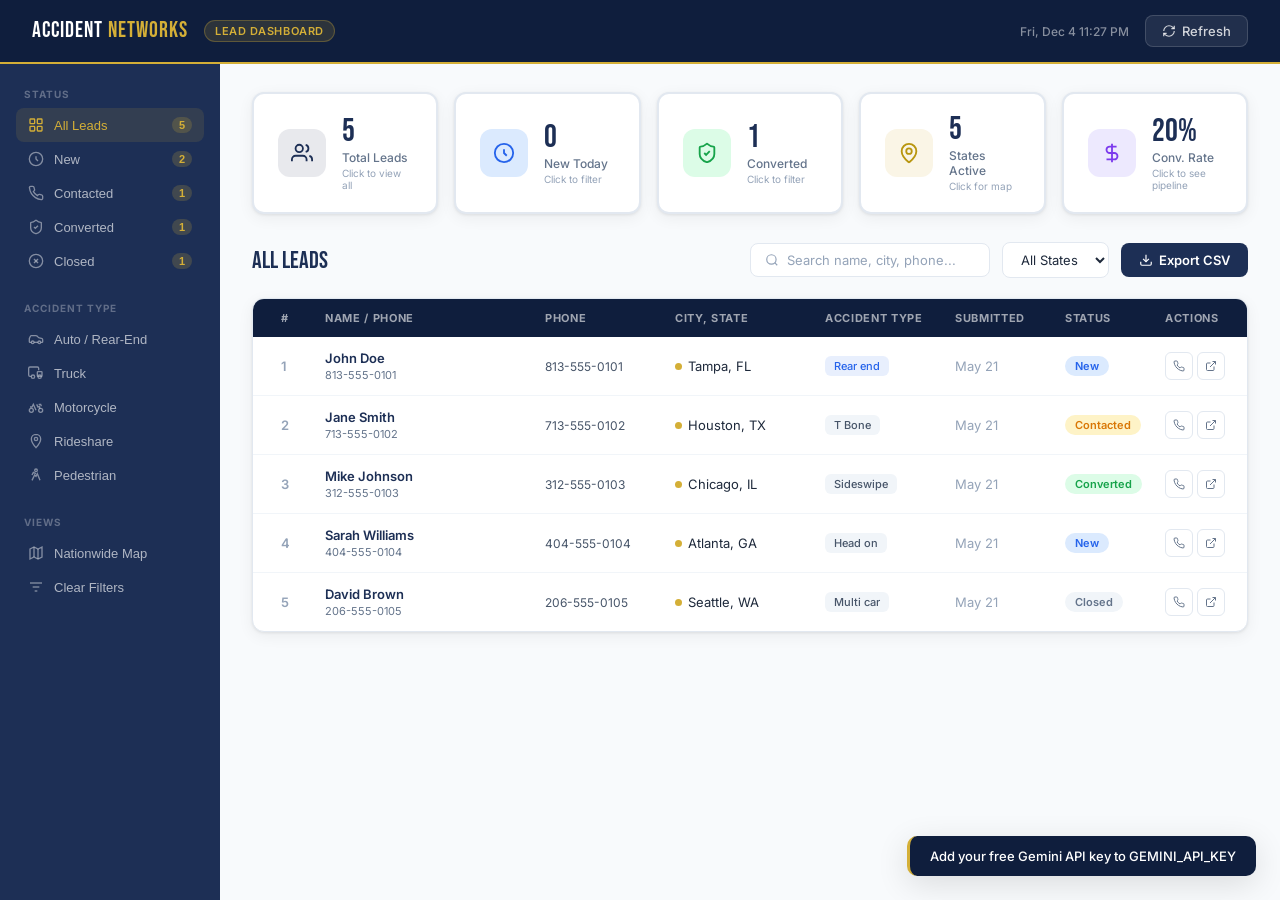
<file: admin.html>
<!DOCTYPE html>
<html lang="en">
<head>
<meta charset="UTF-8">
<meta name="viewport" content="width=device-width, initial-scale=1.0">
<title>Accident Networks — Lead Dashboard</title>
<link rel="preconnect" href="https://fonts.googleapis.com">
<link href="https://fonts.googleapis.com/css2?family=Bebas+Neue&family=Inter:wght@300;400;500;600;700&display=swap" rel="stylesheet">
<style>
:root {
  --navy: #1D2F55; --navy-dark: #0f1e3d; --navy-light: #2a4070;
  --gold: #D4AF37; --gold-light: #e8c84a; --gold-dark: #b8960f;
  --white: #ffffff; --gray-50: #f8fafc; --gray-100: #f1f5f9;
  --gray-200: #e2e8f0; --gray-400: #94a3b8; --gray-500: #64748b;
  --gray-600: #475569; --gray-700: #334155; --gray-800: #1e293b;
  --green: #16a34a; --green-light: #dcfce7;
  --red: #dc2626; --red-light: #fee2e2;
  --yellow: #d97706; --yellow-light: #fef3c7;
  --blue: #2563eb; --blue-light: #dbeafe;
  --purple: #7c3aed; --purple-light: #ede9fe;
  --font-display: 'Bebas Neue', sans-serif;
  --font-body: 'Inter', sans-serif;
  --radius: 12px; --radius-sm: 8px;
  --shadow: 0 1px 3px rgba(0,0,0,0.08), 0 4px 16px rgba(0,0,0,0.06);
  --shadow-lg: 0 8px 32px rgba(0,0,0,0.12);
}
*, *::before, *::after { box-sizing: border-box; margin: 0; padding: 0; }
html { overflow-x: hidden; }
body { font-family: var(--font-body); background: var(--gray-50); color: var(--gray-800); min-height: 100vh; display: flex; flex-direction: column; overflow-x: hidden; }

/* TOPBAR */
.topbar { background: var(--navy-dark); border-bottom: 2px solid var(--gold); padding: 0 32px; height: 64px; display: flex; align-items: center; justify-content: space-between; position: sticky; top: 0; z-index: 100; }
.topbar-brand { display: flex; align-items: center; gap: 16px; }
.topbar-logo { font-family: var(--font-display); font-size: 22px; color: var(--white); letter-spacing: 1px; line-height: 1; }
.topbar-logo span { color: var(--gold); }
.topbar-badge { background: rgba(212,175,55,0.15); border: 1px solid rgba(212,175,55,0.3); color: var(--gold); font-size: 11px; font-weight: 600; padding: 3px 10px; border-radius: 20px; letter-spacing: 0.05em; }
.topbar-right { display: flex; align-items: center; gap: 16px; }
.topbar-time { font-size: 12px; color: rgba(255,255,255,0.5); font-weight: 500; }
.btn-refresh { display: flex; align-items: center; gap: 6px; background: rgba(255,255,255,0.08); border: 1px solid rgba(255,255,255,0.15); color: rgba(255,255,255,0.8); font-family: var(--font-body); font-size: 13px; font-weight: 500; padding: 7px 16px; border-radius: 8px; cursor: pointer; transition: all 0.2s; }
.btn-refresh:hover { background: rgba(255,255,255,0.14); color: var(--white); }
.btn-refresh.spinning svg { animation: spin 1s linear infinite; }
@keyframes spin { to { transform: rotate(360deg); } }

/* LAYOUT */
.layout { display: flex; flex: 1; }
.sidebar { width: 220px; flex-shrink: 0; background: var(--navy); min-height: calc(100vh - 64px); padding: 24px 0; position: sticky; top: 64px; height: calc(100vh - 64px); overflow-y: auto; }
.sidebar-section { padding: 0 16px; margin-bottom: 24px; }
.sidebar-label { font-size: 10px; font-weight: 700; letter-spacing: 0.1em; color: rgba(255,255,255,0.3); text-transform: uppercase; padding: 0 8px; margin-bottom: 8px; }
.sidebar-link { display: flex; align-items: center; gap: 10px; padding: 9px 12px; border-radius: 8px; color: rgba(255,255,255,0.65); font-size: 13px; font-weight: 500; cursor: pointer; transition: all 0.15s; text-decoration: none; border: none; background: none; width: 100%; text-align: left; }
.sidebar-link:hover { background: rgba(255,255,255,0.08); color: var(--white); }
.sidebar-link.active { background: rgba(212,175,55,0.12); color: var(--gold); }
.sidebar-link svg { flex-shrink: 0; opacity: 0.7; }
.sidebar-link.active svg { opacity: 1; }
.sidebar-count { margin-left: auto; background: rgba(212,175,55,0.2); color: var(--gold); font-size: 11px; font-weight: 700; padding: 2px 7px; border-radius: 10px; min-width: 20px; text-align: center; }
.main { flex: 1; padding: 28px 32px; min-width: 0; overflow-x: hidden; max-width: 100%; }

/* STAT CARDS */
.stats-row { display: grid; grid-template-columns: repeat(5, 1fr); gap: 16px; margin-bottom: 28px; }
.stat-card { background: var(--white); border-radius: var(--radius); padding: 20px 24px; box-shadow: var(--shadow); border: 2px solid var(--gray-200); display: flex; align-items: center; gap: 16px; transition: all 0.2s; cursor: pointer; user-select: none; }
.stat-card:hover { box-shadow: var(--shadow-lg); transform: translateY(-2px); border-color: var(--gold); }
.stat-card.active-filter { border-color: var(--gold); background: rgba(212,175,55,0.05); box-shadow: 0 0 0 3px rgba(212,175,55,0.2), var(--shadow-lg); transform: translateY(-2px); }
.stat-icon { width: 48px; height: 48px; border-radius: 12px; display: flex; align-items: center; justify-content: center; flex-shrink: 0; }
.stat-icon.navy { background: rgba(29,47,85,0.1); color: var(--navy); }
.stat-icon.gold { background: rgba(212,175,55,0.12); color: var(--gold-dark); }
.stat-icon.green { background: var(--green-light); color: var(--green); }
.stat-icon.blue { background: var(--blue-light); color: var(--blue); }
.stat-icon.purple { background: var(--purple-light); color: var(--purple); }
.stat-num { font-family: var(--font-display); font-size: 32px; color: var(--navy); line-height: 1; }
.stat-label { font-size: 12px; color: var(--gray-500); font-weight: 500; margin-top: 2px; }
.stat-hint { font-size: 10px; color: var(--gray-400); margin-top: 2px; }

/* TOOLBAR */
.toolbar { display: flex; align-items: center; gap: 12px; margin-bottom: 20px; flex-wrap: wrap; }
.toolbar-title { font-family: var(--font-display); font-size: 24px; color: var(--navy); flex: 1; }
.search-box { display: flex; align-items: center; gap: 8px; background: var(--white); border: 1px solid var(--gray-200); border-radius: 8px; padding: 8px 14px; width: 240px; }
.search-box svg { color: var(--gray-400); flex-shrink: 0; }
.search-box input { border: none; outline: none; font-family: var(--font-body); font-size: 13px; color: var(--gray-800); width: 100%; background: transparent; }
.search-box input::placeholder { color: var(--gray-400); }
.filter-select { background: var(--white); border: 1px solid var(--gray-200); border-radius: 8px; padding: 8px 14px; font-family: var(--font-body); font-size: 13px; color: var(--gray-800); cursor: pointer; outline: none; }
.btn-export { display: flex; align-items: center; gap: 6px; background: var(--navy); color: var(--white); border: none; border-radius: 8px; padding: 9px 18px; font-family: var(--font-body); font-size: 13px; font-weight: 600; cursor: pointer; transition: all 0.2s; }
.btn-export:hover { background: var(--navy-light); }

/* TABLE */
.table-wrap { background: var(--white); border-radius: var(--radius); box-shadow: var(--shadow); border: 1px solid var(--gray-200); overflow: hidden; }
.table-header { display: grid; grid-template-columns: 44px 1fr 130px 150px 130px 110px 100px 70px; background: var(--navy-dark); padding: 12px 20px; font-size: 11px; font-weight: 700; letter-spacing: 0.06em; text-transform: uppercase; color: rgba(255,255,255,0.6); }
.table-header .th { padding: 0 8px; }
.table-body { max-height: calc(100vh - 340px); overflow-y: auto; }
.lead-row { display: grid; grid-template-columns: 44px 1fr 130px 150px 130px 110px 100px 70px; padding: 13px 20px; border-bottom: 1px solid var(--gray-100); align-items: center; transition: background 0.15s; cursor: pointer; }
.lead-row:hover { background: #f0f4ff; }
.lead-row:last-child { border-bottom: none; }
.lead-row .td { padding: 0 8px; font-size: 13px; }
.lead-num { font-size: 12px; color: var(--gray-400); font-weight: 600; }
.lead-name-main { font-weight: 600; color: var(--navy); font-size: 13px; }
.lead-phone-sub { color: var(--gray-500); font-size: 11px; margin-top: 2px; }
.lead-city-wrap { display: flex; align-items: center; gap: 6px; }
.city-dot { width: 7px; height: 7px; border-radius: 50%; background: var(--gold); flex-shrink: 0; }
.lead-time { font-size: 12px; color: var(--gray-400); }

/* BADGES & CHIPS */
.badge { display: inline-flex; align-items: center; padding: 3px 10px; border-radius: 20px; font-size: 11px; font-weight: 600; white-space: nowrap; }
.badge-new { background: var(--blue-light); color: var(--blue); }
.badge-contacted { background: var(--yellow-light); color: var(--yellow); }
.badge-converted { background: var(--green-light); color: var(--green); }
.badge-closed { background: var(--gray-100); color: var(--gray-500); }
.chip { display: inline-flex; align-items: center; padding: 3px 9px; border-radius: 6px; font-size: 11px; font-weight: 500; white-space: nowrap; }
.chip-auto { background: rgba(37,99,235,0.1); color: var(--blue); }
.chip-truck { background: rgba(220,38,38,0.1); color: var(--red); }
.chip-motorcycle { background: rgba(124,58,237,0.1); color: var(--purple); }
.chip-pedestrian { background: rgba(22,163,74,0.1); color: var(--green); }
.chip-rideshare { background: rgba(212,175,55,0.15); color: var(--gold-dark); }
.chip-other { background: var(--gray-100); color: var(--gray-600); }

/* ACTION BTNS */
.action-btns { display: flex; gap: 4px; }
.action-btn { width: 28px; height: 28px; border-radius: 6px; border: 1px solid var(--gray-200); background: var(--white); display: flex; align-items: center; justify-content: center; cursor: pointer; color: var(--gray-500); transition: all 0.15s; flex-shrink: 0; }
.action-btn:hover { background: var(--navy); color: var(--white); border-color: var(--navy); }
.action-btn.call:hover { background: var(--green); border-color: var(--green); }
.action-btn.web:hover { background: var(--blue); border-color: var(--blue); }

/* EMPTY STATE */
.empty-state { text-align: center; padding: 80px 40px; }
.empty-icon { width: 72px; height: 72px; background: rgba(29,47,85,0.07); border-radius: 20px; display: flex; align-items: center; justify-content: center; margin: 0 auto 20px; color: var(--navy); }
.empty-state h3 { font-family: var(--font-display); font-size: 24px; color: var(--navy); margin-bottom: 8px; }
.empty-state p { font-size: 14px; color: var(--gray-500); line-height: 1.6; }

/* DETAIL PANEL */
.detail-overlay { display: none; position: fixed; inset: 0; background: rgba(10,20,40,0.55); backdrop-filter: blur(4px); z-index: 200; }
.detail-overlay.open { display: block; }
.detail-panel { position: fixed; right: 0; top: 0; width: 440px; height: 100vh; background: var(--white); box-shadow: -8px 0 40px rgba(0,0,0,0.2); overflow-y: auto; animation: slideIn 0.25s ease; display: flex; flex-direction: column; }
@keyframes slideIn { from { transform: translateX(100%); } to { transform: translateX(0); } }
.detail-header { background: var(--navy-dark); padding: 24px; display: flex; justify-content: space-between; align-items: flex-start; flex-shrink: 0; }
.detail-name { font-family: var(--font-display); font-size: 28px; color: var(--white); margin-bottom: 6px; line-height: 1; }
.detail-close { background: rgba(255,255,255,0.1); border: none; width: 34px; height: 34px; border-radius: 8px; display: flex; align-items: center; justify-content: center; cursor: pointer; color: rgba(255,255,255,0.7); transition: all 0.15s; flex-shrink: 0; }
.detail-close:hover { background: rgba(255,255,255,0.2); color: var(--white); }
.detail-body { padding: 24px; flex: 1; overflow-y: auto; }
.detail-actions { display: grid; grid-template-columns: 1fr 1fr; gap: 10px; margin-bottom: 24px; }
.detail-action-btn { display: flex; align-items: center; justify-content: center; gap: 8px; padding: 12px; border-radius: 10px; border: none; font-family: var(--font-body); font-size: 13px; font-weight: 600; cursor: pointer; transition: all 0.2s; text-decoration: none; }
.detail-action-btn.call { background: var(--green-light); color: var(--green); }
.detail-action-btn.call:hover { background: var(--green); color: var(--white); }
.detail-action-btn.web { background: var(--blue-light); color: var(--blue); }
.detail-action-btn.web:hover { background: var(--blue); color: var(--white); }
.detail-action-btn.email { background: var(--purple-light); color: var(--purple); }
.detail-action-btn.email:hover { background: var(--purple); color: var(--white); }
.detail-action-btn.maps { background: rgba(212,175,55,0.15); color: var(--gold-dark); }
.detail-action-btn.maps:hover { background: var(--gold); color: var(--navy); }
.detail-section { margin-bottom: 22px; }
.detail-section-title { font-size: 10px; font-weight: 700; letter-spacing: 0.1em; text-transform: uppercase; color: var(--gray-400); margin-bottom: 10px; padding-bottom: 8px; border-bottom: 1px solid var(--gray-100); }
.detail-field { display: flex; justify-content: space-between; align-items: flex-start; padding: 7px 0; font-size: 13px; gap: 16px; }
.detail-field .key { color: var(--gray-500); font-weight: 500; flex-shrink: 0; }
.detail-field .val { color: var(--navy); font-weight: 600; text-align: right; word-break: break-word; }
.detail-field .val a { color: var(--blue); text-decoration: none; }
.detail-field .val a:hover { text-decoration: underline; }
.status-selector { display: grid; grid-template-columns: 1fr 1fr; gap: 8px; margin-top: 10px; }
.status-btn { padding: 10px; border-radius: 8px; border: 2px solid var(--gray-200); background: var(--white); font-family: var(--font-body); font-size: 12px; font-weight: 600; cursor: pointer; transition: all 0.15s; text-align: center; }
.status-btn:hover { border-color: var(--navy); }
.status-btn.sel-new { border-color: var(--blue); background: var(--blue-light); color: var(--blue); }
.status-btn.sel-contacted { border-color: var(--yellow); background: var(--yellow-light); color: var(--yellow); }
.status-btn.sel-converted { border-color: var(--green); background: var(--green-light); color: var(--green); }
.status-btn.sel-closed { border-color: var(--gray-400); background: var(--gray-100); color: var(--gray-500); }
.detail-notes textarea { width: 100%; border: 1px solid var(--gray-200); border-radius: 8px; padding: 12px; font-family: var(--font-body); font-size: 13px; color: var(--gray-800); resize: vertical; min-height: 90px; outline: none; transition: border-color 0.15s; }
.detail-notes textarea:focus { border-color: var(--navy); }
.btn-save { width: 100%; background: var(--gold); color: var(--navy); border: none; border-radius: 8px; padding: 12px; font-family: var(--font-body); font-size: 14px; font-weight: 700; cursor: pointer; transition: all 0.2s; margin-top: 8px; }
.btn-save:hover { background: var(--gold-light); }

/* MAP */
.state-map { background: var(--white); border-radius: var(--radius); box-shadow: var(--shadow); border: 1px solid var(--gray-200); padding: 24px; margin-bottom: 24px; }
.state-map-title { font-family: var(--font-display); font-size: 20px; color: var(--navy); margin-bottom: 16px; }
.state-map-header { display: flex; align-items: center; justify-content: space-between; margin-bottom: 16px; flex-wrap: wrap; gap: 8px; }
.map-legend { display: flex; align-items: center; gap: 14px; }
.legend-item { display: flex; align-items: center; gap: 5px; font-size: 11px; color: var(--gray-500); font-weight: 500; }
.legend-dot { width: 10px; height: 10px; border-radius: 2px; }
.legend-dot.zero { background: var(--gray-200); }
.legend-dot.low { background: rgba(212,175,55,0.35); }
.legend-dot.mid { background: rgba(212,175,55,0.65); }
.legend-dot.high { background: var(--gold); }
#us-map-wrap { width: 100%; overflow: hidden; border-radius: 8px; }
.state-path { stroke: var(--white); stroke-width: 1.5; cursor: pointer; transition: opacity 0.15s; }
.state-path:hover { opacity: 0.8; stroke-width: 2.5; stroke: var(--navy); }
.state-path.zero { fill: var(--gray-200); }
.state-path.low { fill: rgba(212,175,55,0.35); }
.state-path.mid { fill: rgba(212,175,55,0.65); }
.state-path.high { fill: var(--gold); }
.state-label { font-family: var(--font-body); font-size: 7px; font-weight: 700; fill: var(--gray-600); pointer-events: none; text-anchor: middle; dominant-baseline: middle; }
.state-label.has-leads { fill: var(--navy); }

/* LOADING / TOAST */
.loading-overlay { position: fixed; inset: 0; background: rgba(15,30,61,0.85); display: flex; flex-direction: column; align-items: center; justify-content: center; z-index: 999; gap: 16px; }
.loading-overlay.hidden { display: none; }
.spinner { width: 48px; height: 48px; border: 3px solid rgba(212,175,55,0.2); border-top-color: var(--gold); border-radius: 50%; animation: spin 0.8s linear infinite; }
.loading-text { color: rgba(255,255,255,0.7); font-size: 14px; font-weight: 500; }
.toast { position: fixed; bottom: 24px; right: 24px; background: var(--navy-dark); color: var(--white); padding: 12px 20px; border-radius: 10px; font-size: 13px; font-weight: 500; border-left: 3px solid var(--gold); box-shadow: var(--shadow-lg); opacity: 0; transform: translateY(8px); transition: all 0.3s; z-index: 999; pointer-events: none; }
.toast.show { opacity: 1; transform: translateY(0); }

@media (max-width: 1200px) {
  .stats-row { grid-template-columns: repeat(3, 1fr); }
  /* state grid removed */
}

/* ── MOBILE ────────────────────────────────────────── */
@media (max-width: 768px) {

  /* Topbar */
  .topbar { padding: 0 16px; height: 56px; }
  .topbar-badge { display: none; }
  .topbar-logo { font-size: 18px; }
  .topbar-time { display: none; }
  .btn-refresh span { display: none; }
  .btn-refresh { padding: 7px 10px; }

  /* Layout — stack, add bottom nav padding */
  .layout { flex-direction: column; }
  .sidebar { display: none; }
  .main { padding: 14px 14px 90px; }

  /* Stat cards — 2-column grid, compact row inside each card */
  .stats-row {
    grid-template-columns: 1fr 1fr;
    gap: 8px;
    margin-bottom: 14px;
    width: 100%;
  }
  .stat-card {
    padding: 12px 10px;
    flex-direction: row;
    align-items: center;
    gap: 10px;
    border-radius: 12px;
    min-width: 0;
    overflow: hidden;
  }
  .stat-icon { width: 34px; height: 34px; border-radius: 8px; flex-shrink: 0; }
  .stat-icon svg { width: 15px; height: 15px; }
  .stat-num { font-size: 20px; }
  .stat-label { font-size: 10px; line-height: 1.3; }
  .stat-hint { display: none; }

  /* Toolbar */
  .toolbar { gap: 8px; margin-bottom: 12px; }
  .toolbar-title { font-size: 20px; width: 100%; }
  .search-box { width: 100%; order: 3; }
  .filter-select { flex: 1; order: 4; font-size: 12px; padding: 8px 10px; }
  .btn-export { order: 5; font-size: 12px; padding: 8px 12px; }

  /* Table → Card list */
  .table-wrap { border-radius: 14px; box-shadow: var(--shadow); }
  .table-header { display: none; }
  .table-body { max-height: none; overflow-y: visible; }

  .lead-row {
    display: flex;
    flex-direction: column;
    gap: 0;
    padding: 14px 16px;
    border-bottom: 1px solid var(--gray-100);
    cursor: pointer;
    position: relative;
  }
  .lead-row:active { background: var(--gray-50); }

  /* Hide columns we don't need in card view */
  .lead-row .td { padding: 0; display: none; }

  /* Always show: name, city, type, status, actions */
  .lead-row .td:nth-child(1) { display: block; } /* num */
  .lead-row .td:nth-child(2) { display: block; } /* name */
  .lead-row .td:nth-child(4) { display: block; } /* city */
  .lead-row .td:nth-child(5) { display: block; } /* type */
  .lead-row .td:nth-child(7) { display: block; } /* status */
  .lead-row .td:nth-child(8) { display: block; } /* actions */

  /* Card layout inside the row */
  .lead-row .td:nth-child(1) {
    position: absolute;
    top: 16px; right: 16px;
    font-size: 11px; color: var(--gray-400);
  }
  .lead-row .td:nth-child(2) { margin-bottom: 6px; }
  .lead-row .td:nth-child(4) { margin-bottom: 6px; font-size: 12px; color: var(--gray-600); }
  .lead-row .td:nth-child(5) { margin-bottom: 8px; }
  .lead-row .td:nth-child(7) { margin-bottom: 10px; }
  .lead-row .td:nth-child(8) { }

  .lead-name-main { font-size: 15px; }
  .lead-phone-sub { font-size: 12px; color: var(--gray-500); margin-top: 1px; }
  .lead-city-wrap { font-size: 12px; }
  .city-dot { width: 6px; height: 6px; }

  /* Action buttons larger for touch */
  .action-btn { width: 36px; height: 36px; border-radius: 8px; }
  .action-btn svg { width: 15px; height: 15px; }

  /* Detail panel — full screen on mobile */
  .detail-panel {
    width: 100%;
    height: 100vh;
    border-radius: 0;
  }

  /* State map */
  .state-map { padding: 16px; }
  .state-map-header { flex-direction: column; align-items: flex-start; }

  /* Bottom nav bar */
  .mobile-nav {
    display: flex;
    position: fixed;
    bottom: 0; left: 0; right: 0;
    background: var(--navy-dark);
    border-top: 2px solid var(--gold);
    z-index: 90;
    height: 60px;
  }
  .mobile-nav-btn {
    flex: 1;
    display: flex;
    flex-direction: column;
    align-items: center;
    justify-content: center;
    gap: 3px;
    background: none;
    border: none;
    color: rgba(255,255,255,0.5);
    font-family: var(--font-body);
    font-size: 10px;
    font-weight: 600;
    cursor: pointer;
    transition: all 0.15s;
    padding: 0;
  }
  .mobile-nav-btn svg { width: 20px; height: 20px; }
  .mobile-nav-btn.active { color: var(--gold); }
  .mobile-nav-btn .mob-badge {
    position: absolute;
    top: 6px;
    background: var(--gold);
    color: var(--navy);
    font-size: 9px;
    font-weight: 700;
    padding: 1px 5px;
    border-radius: 8px;
    margin-left: 14px;
  }

  /* Toast above bottom nav */
  .toast { bottom: 72px; right: 12px; left: 12px; }
}

/* Desktop — hide mobile nav */
@media (min-width: 769px) {
  .mobile-nav { display: none; }
}
</style>
</head>
<body>

<div class="loading-overlay hidden" id="loading"><div class="spinner"></div><div class="loading-text">Loading leads...</div></div>
<div class="toast" id="toast"></div>

<!-- TOPBAR -->
<div class="topbar">
  <div class="topbar-brand">
    <div class="topbar-logo">ACCIDENT <span>NETWORKS</span></div>
    <div class="topbar-badge">LEAD DASHBOARD</div>
  </div>
  <div class="topbar-right">
    <div class="topbar-time" id="clock"></div>
    <button class="btn-refresh" id="refresh-btn" onclick="loadLeads()">
      <svg width="14" height="14" viewBox="0 0 24 24" fill="none" stroke="currentColor" stroke-width="2"><path d="M3 12a9 9 0 0 1 9-9 9.75 9.75 0 0 1 6.74 2.74L21 8"/><path d="M21 3v5h-5"/><path d="M21 12a9 9 0 0 1-9 9 9.75 9.75 0 0 1-6.74-2.74L3 16"/><path d="M8 16H3v5"/></svg>
      Refresh
    </button>
  </div>
</div>

<div class="layout">

<!-- SIDEBAR -->
<div class="sidebar">
  <div class="sidebar-section">
    <div class="sidebar-label">Status</div>
    <button class="sidebar-link active" id="sb-all" onclick="sidebarFilter('all', this)">
      <svg width="16" height="16" viewBox="0 0 24 24" fill="none" stroke="currentColor" stroke-width="2"><rect width="7" height="7" x="3" y="3" rx="1"/><rect width="7" height="7" x="14" y="3" rx="1"/><rect width="7" height="7" x="14" y="14" rx="1"/><rect width="7" height="7" x="3" y="14" rx="1"/></svg>
      All Leads <span class="sidebar-count" id="count-all">0</span>
    </button>
    <button class="sidebar-link" id="sb-new" onclick="sidebarFilter('new', this)">
      <svg width="16" height="16" viewBox="0 0 24 24" fill="none" stroke="currentColor" stroke-width="2"><circle cx="12" cy="12" r="10"/><path d="M12 8v4l3 3"/></svg>
      New <span class="sidebar-count" id="count-new">0</span>
    </button>
    <button class="sidebar-link" id="sb-contacted" onclick="sidebarFilter('contacted', this)">
      <svg width="16" height="16" viewBox="0 0 24 24" fill="none" stroke="currentColor" stroke-width="2"><path d="M22 16.92v3a2 2 0 0 1-2.18 2 19.79 19.79 0 0 1-8.63-3.07 19.5 19.5 0 0 1-6-6 19.79 19.79 0 0 1-3.07-8.67A2 2 0 0 1 4.11 2h3a2 2 0 0 1 2 1.72 12.84 12.84 0 0 0 .7 2.81 2 2 0 0 1-.45 2.11L8.09 9.91a16 16 0 0 0 6 6l1.27-1.27a2 2 0 0 1 2.11-.45 12.84 12.84 0 0 0 2.81.7A2 2 0 0 1 22 16.92z"/></svg>
      Contacted <span class="sidebar-count" id="count-contacted">0</span>
    </button>
    <button class="sidebar-link" id="sb-converted" onclick="sidebarFilter('converted', this)">
      <svg width="16" height="16" viewBox="0 0 24 24" fill="none" stroke="currentColor" stroke-width="2"><path d="M20 13c0 5-3.5 7.5-7.66 8.95a1 1 0 0 1-.67-.01C7.5 20.5 4 18 4 13V6a1 1 0 0 1 1-1c2 0 4.5-1.2 6.24-2.72a1.17 1.17 0 0 1 1.52 0C14.51 3.81 17 5 19 5a1 1 0 0 1 1 1z"/><path d="m9 12 2 2 4-4"/></svg>
      Converted <span class="sidebar-count" id="count-converted">0</span>
    </button>
    <button class="sidebar-link" id="sb-closed" onclick="sidebarFilter('closed', this)">
      <svg width="16" height="16" viewBox="0 0 24 24" fill="none" stroke="currentColor" stroke-width="2"><circle cx="12" cy="12" r="10"/><line x1="15" y1="9" x2="9" y2="15"/><line x1="9" y1="9" x2="15" y2="15"/></svg>
      Closed <span class="sidebar-count" id="count-closed">0</span>
    </button>
  </div>
  <div class="sidebar-section">
    <div class="sidebar-label">Accident Type</div>
    <button class="sidebar-link" onclick="typeFilter('rear-end')">
      <svg width="16" height="16" viewBox="0 0 24 24" fill="none" stroke="currentColor" stroke-width="2"><path d="M19 17h2c.6 0 1-.4 1-1v-3c0-.9-.7-1.7-1.5-1.9C18.7 10.6 16 10 16 10s-1.3-1.4-2.2-2.3c-.5-.4-1.1-.7-1.8-.7H5c-.6 0-1.1.4-1.4.9l-1.4 2.9A3.7 3.7 0 0 0 2 12v4c0 .6.4 1 1 1h2"/><circle cx="7" cy="17" r="2"/><path d="M9 17h6"/><circle cx="17" cy="17" r="2"/></svg>
      Auto / Rear-End
    </button>
    <button class="sidebar-link" onclick="typeFilter('truck')">
      <svg width="16" height="16" viewBox="0 0 24 24" fill="none" stroke="currentColor" stroke-width="2"><path d="M5 17H3a2 2 0 0 1-2-2V5a2 2 0 0 1 2-2h11a2 2 0 0 1 2 2v3"/><rect width="7" height="7" x="14" y="10" rx="1"/><circle cx="7.5" cy="17.5" r="2.5"/><circle cx="17.5" cy="17.5" r="2.5"/></svg>
      Truck
    </button>
    <button class="sidebar-link" onclick="typeFilter('motorcycle')">
      <svg width="16" height="16" viewBox="0 0 24 24" fill="none" stroke="currentColor" stroke-width="2"><circle cx="5" cy="17" r="3"/><circle cx="19" cy="17" r="3"/><path d="M12 17 8 8l-2 4H3"/><path d="m13 8 2 4 2-1 1 4"/><path d="M16 8h3l1 3"/></svg>
      Motorcycle
    </button>
    <button class="sidebar-link" onclick="typeFilter('rideshare')">
      <svg width="16" height="16" viewBox="0 0 24 24" fill="none" stroke="currentColor" stroke-width="2"><path d="M12 2C8.13 2 5 5.13 5 9c0 5.25 7 13 7 13s7-7.75 7-13c0-3.87-3.13-7-7-7z"/><circle cx="12" cy="9" r="2.5"/></svg>
      Rideshare
    </button>
    <button class="sidebar-link" onclick="typeFilter('pedestrian')">
      <svg width="16" height="16" viewBox="0 0 24 24" fill="none" stroke="currentColor" stroke-width="2"><circle cx="12" cy="5" r="2"/><path d="m6 20 4-8 2 2 2-4 4 10"/><path d="m6 12 2-4 4 2"/></svg>
      Pedestrian
    </button>
  </div>
  <div class="sidebar-section">
    <div class="sidebar-label">Views</div>
    <button class="sidebar-link" onclick="toggleMapView(this)">
      <svg width="16" height="16" viewBox="0 0 24 24" fill="none" stroke="currentColor" stroke-width="2"><polygon points="3 6 9 3 15 6 21 3 21 18 15 21 9 18 3 21"/><line x1="9" x2="9" y1="3" y2="18"/><line x1="15" x2="15" y1="6" y2="21"/></svg>
      Nationwide Map
    </button>
    <button class="sidebar-link" onclick="clearFilters()">
      <svg width="16" height="16" viewBox="0 0 24 24" fill="none" stroke="currentColor" stroke-width="2"><path d="M3 6h18"/><path d="M7 12h10"/><path d="M10 18h4"/></svg>
      Clear Filters
    </button>
  </div>
</div>

<!-- MAIN -->
<div class="main">

  <!-- STAT CARDS -->
  <div class="stats-row">
    <div class="stat-card" id="card-total" onclick="statCardClick('all', this)" title="Show all leads">
      <div class="stat-icon navy"><svg width="22" height="22" viewBox="0 0 24 24" fill="none" stroke="currentColor" stroke-width="2"><path d="M17 21v-2a4 4 0 0 0-4-4H5a4 4 0 0 0-4 4v2"/><circle cx="9" cy="7" r="4"/><path d="M23 21v-2a4 4 0 0 0-3-3.87"/><path d="M16 3.13a4 4 0 0 1 0 7.75"/></svg></div>
      <div><div class="stat-num" id="stat-total">0</div><div class="stat-label">Total Leads</div><div class="stat-hint">Click to view all</div></div>
    </div>
    <div class="stat-card" id="card-new" onclick="statCardClick('new', this)" title="Show new leads">
      <div class="stat-icon blue"><svg width="22" height="22" viewBox="0 0 24 24" fill="none" stroke="currentColor" stroke-width="2"><circle cx="12" cy="12" r="10"/><path d="M12 8v4l3 3"/></svg></div>
      <div><div class="stat-num" id="stat-new">0</div><div class="stat-label">New Today</div><div class="stat-hint">Click to filter</div></div>
    </div>
    <div class="stat-card" id="card-converted" onclick="statCardClick('converted', this)" title="Show converted leads">
      <div class="stat-icon green"><svg width="22" height="22" viewBox="0 0 24 24" fill="none" stroke="currentColor" stroke-width="2"><path d="M20 13c0 5-3.5 7.5-7.66 8.95a1 1 0 0 1-.67-.01C7.5 20.5 4 18 4 13V6a1 1 0 0 1 1-1c2 0 4.5-1.2 6.24-2.72a1.17 1.17 0 0 1 1.52 0C14.51 3.81 17 5 19 5a1 1 0 0 1 1 1z"/><path d="m9 12 2 2 4-4"/></svg></div>
      <div><div class="stat-num" id="stat-converted">0</div><div class="stat-label">Converted</div><div class="stat-hint">Click to filter</div></div>
    </div>
    <div class="stat-card" id="card-states" onclick="statCardClick('map', this)" title="View nationwide map">
      <div class="stat-icon gold"><svg width="22" height="22" viewBox="0 0 24 24" fill="none" stroke="currentColor" stroke-width="2"><path d="M20 10c0 4.993-5.539 10.193-7.399 11.799a1 1 0 0 1-1.202 0C9.539 20.193 4 14.993 4 10a8 8 0 0 1 16 0"/><circle cx="12" cy="10" r="3"/></svg></div>
      <div><div class="stat-num" id="stat-states">0</div><div class="stat-label">States Active</div><div class="stat-hint">Click for map</div></div>
    </div>
    <div class="stat-card" id="card-rate" onclick="statCardClick('contacted', this)" title="Show contacted leads">
      <div class="stat-icon purple"><svg width="22" height="22" viewBox="0 0 24 24" fill="none" stroke="currentColor" stroke-width="2"><line x1="12" x2="12" y1="2" y2="22"/><path d="M17 5H9.5a3.5 3.5 0 0 0 0 7h5a3.5 3.5 0 0 1 0 7H6"/></svg></div>
      <div><div class="stat-num" id="stat-rate">0%</div><div class="stat-label">Conv. Rate</div><div class="stat-hint">Click to see pipeline</div></div>
    </div>
  </div>

  <!-- MAP -->
  <div class="state-map" id="map-view" style="display:none">
    <div class="state-map-header">
      <div class="state-map-title">Nationwide Lead Activity</div>
      <div class="map-legend">
        <span class="legend-item"><span class="legend-dot zero"></span>No leads</span>
        <span class="legend-item"><span class="legend-dot low"></span>Low</span>
        <span class="legend-item"><span class="legend-dot mid"></span>Medium</span>
        <span class="legend-item"><span class="legend-dot high"></span>High</span>
      </div>
    </div>
    <div id="us-map-wrap" style="min-height:300px;background:var(--gray-50);border-radius:8px;"></div>
  </div>

  <!-- TOOLBAR -->
  <div class="toolbar">
    <div class="toolbar-title" id="view-title">All Leads</div>
    <div class="search-box">
      <svg width="14" height="14" viewBox="0 0 24 24" fill="none" stroke="currentColor" stroke-width="2"><circle cx="11" cy="11" r="8"/><path d="m21 21-4.35-4.35"/></svg>
      <input type="text" placeholder="Search name, city, phone..." id="search-input" oninput="renderTable()">
    </div>
    <select class="filter-select" id="state-filter" onchange="renderTable()">
      <option value="">All States</option>
    </select>
    <button class="btn-export" onclick="exportCSV()">
      <svg width="14" height="14" viewBox="0 0 24 24" fill="none" stroke="currentColor" stroke-width="2"><path d="M21 15v4a2 2 0 0 1-2 2H5a2 2 0 0 1-2-2v-4"/><polyline points="7 10 12 15 17 10"/><line x1="12" x2="12" y1="15" y2="3"/></svg>
      Export CSV
    </button>
  </div>

  <!-- TABLE -->
  <div class="table-wrap">
    <div class="table-header">
      <div class="th">#</div>
      <div class="th">Name / Phone</div>
      <div class="th">Phone</div>
      <div class="th">City, State</div>
      <div class="th">Accident Type</div>
      <div class="th">Submitted</div>
      <div class="th">Status</div>
      <div class="th">Actions</div>
    </div>
    <div class="table-body" id="table-body"></div>
  </div>

</div><!-- /main -->
</div><!-- /layout -->

<!-- DETAIL PANEL -->
<div class="detail-overlay" id="detail-overlay" onclick="overlayClick(event)">
  <div class="detail-panel" id="detail-panel">
    <div class="detail-header">
      <div>
        <div class="detail-name" id="d-name">—</div>
        <div id="d-badge"></div>
      </div>
      <button class="detail-close" onclick="closeDetail()">
        <svg width="16" height="16" viewBox="0 0 24 24" fill="none" stroke="currentColor" stroke-width="2"><line x1="18" y1="6" x2="6" y2="18"/><line x1="6" y1="6" x2="18" y2="18"/></svg>
      </button>
    </div>
    <div class="detail-body">

      <!-- Quick action buttons -->
      <div class="detail-actions" id="d-actions"></div>

      <!-- Contact -->
      <div class="detail-section">
        <div class="detail-section-title">Contact Information</div>
        <div class="detail-field"><span class="key">Phone</span><span class="val" id="d-phone">—</span></div>
        <div class="detail-field" id="d-email-row" style="display:none"><span class="key">Email</span><span class="val" id="d-email">—</span></div>
        <div class="detail-field"><span class="key">City</span><span class="val" id="d-city">—</span></div>
        <div class="detail-field"><span class="key">State</span><span class="val" id="d-state">—</span></div>
        <div class="detail-field"><span class="key">County</span><span class="val" id="d-county">—</span></div>
        <div class="detail-field" id="d-address-row" style="display:none"><span class="key">Address</span><span class="val" id="d-address">—</span></div>
      </div>

      <!-- Case -->
      <div class="detail-section">
        <div class="detail-section-title">Case Details</div>
        <div class="detail-field"><span class="key">Accident Type</span><span class="val" id="d-accident">—</span></div>
        <div class="detail-field"><span class="key">Source Page</span><span class="val" id="d-source">—</span></div>
        <div class="detail-field"><span class="key">Page URL</span><span class="val" id="d-url">—</span></div>
        <div class="detail-field"><span class="key">Submitted</span><span class="val" id="d-time">—</span></div>
      </div>

      <!-- Status -->
      <div class="detail-section">
        <div class="detail-section-title">Lead Status</div>
        <div class="status-selector">
          <button class="status-btn" onclick="setStatus('New')">🔵 New</button>
          <button class="status-btn" onclick="setStatus('Contacted')">🟡 Contacted</button>
          <button class="status-btn" onclick="setStatus('Converted')">🟢 Converted</button>
          <button class="status-btn" onclick="setStatus('Closed')">⚫ Closed</button>
        </div>
      </div>

      <!-- Notes -->
      <div class="detail-section detail-notes">
        <div class="detail-section-title">Notes</div>
        <textarea id="d-notes" placeholder="Add notes about this lead..."></textarea>
        <button class="btn-save" onclick="saveNotes()">Save Notes</button>
      </div>

    </div>
  </div>
</div>

<!-- MOBILE BOTTOM NAV -->
<nav class="mobile-nav">
  <button class="mobile-nav-btn active" id="mob-all" onclick="mobileNav('all', this)">
    <svg viewBox="0 0 24 24" fill="none" stroke="currentColor" stroke-width="2"><rect width="7" height="7" x="3" y="3" rx="1"/><rect width="7" height="7" x="14" y="3" rx="1"/><rect width="7" height="7" x="14" y="14" rx="1"/><rect width="7" height="7" x="3" y="14" rx="1"/></svg>
    All
  </button>
  <button class="mobile-nav-btn" id="mob-new" onclick="mobileNav('new', this)" style="position:relative">
    <svg viewBox="0 0 24 24" fill="none" stroke="currentColor" stroke-width="2"><circle cx="12" cy="12" r="10"/><path d="M12 8v4l3 3"/></svg>
    New
    <span class="mob-badge" id="mob-new-badge" style="display:none">0</span>
  </button>
  <button class="mobile-nav-btn" id="mob-contacted" onclick="mobileNav('contacted', this)">
    <svg viewBox="0 0 24 24" fill="none" stroke="currentColor" stroke-width="2"><path d="M22 16.92v3a2 2 0 0 1-2.18 2 19.79 19.79 0 0 1-8.63-3.07 19.5 19.5 0 0 1-6-6 19.79 19.79 0 0 1-3.07-8.67A2 2 0 0 1 4.11 2h3a2 2 0 0 1 2 1.72 12.84 12.84 0 0 0 .7 2.81 2 2 0 0 1-.45 2.11L8.09 9.91a16 16 0 0 0 6 6l1.27-1.27a2 2 0 0 1 2.11-.45 12.84 12.84 0 0 0 2.81.7A2 2 0 0 1 22 16.92z"/></svg>
    In Progress
  </button>
  <button class="mobile-nav-btn" id="mob-converted" onclick="mobileNav('converted', this)">
    <svg viewBox="0 0 24 24" fill="none" stroke="currentColor" stroke-width="2"><path d="M20 13c0 5-3.5 7.5-7.66 8.95a1 1 0 0 1-.67-.01C7.5 20.5 4 18 4 13V6a1 1 0 0 1 1-1c2 0 4.5-1.2 6.24-2.72a1.17 1.17 0 0 1 1.52 0C14.51 3.81 17 5 19 5a1 1 0 0 1 1 1z"/><path d="m9 12 2 2 4-4"/></svg>
    Won
  </button>
  <button class="mobile-nav-btn" id="mob-map" onclick="mobileNav('map', this)">
    <svg viewBox="0 0 24 24" fill="none" stroke="currentColor" stroke-width="2"><polygon points="3 6 9 3 15 6 21 3 21 18 15 21 9 18 3 21"/><line x1="9" x2="9" y1="3" y2="18"/><line x1="15" x2="15" y1="6" y2="21"/></svg>
    Map
  </button>
</nav>

<script>
var SHEET_ID = '19dfJaRocEps21G2HqDO83Mncsk_03TAk8rn1LLYmgmo';
// Get your free Gemini API key at: https://aistudio.google.com/app/apikey
var SEED_DATA = [{"timestamp": "2026-05-21", "name": "John Doe", "phone": "813-555-0101", "accidentType": "Rear-end", "city": "Tampa", "state": "FL", "county": "Hillsborough", "source": "google.com", "pageUrl": "accidentnetworks.com/tampa", "status": "New", "notes": "", "email": "", "address": ""}, {"timestamp": "2026-05-21", "name": "Jane Smith", "phone": "713-555-0102", "accidentType": "T-Bone", "city": "Houston", "state": "TX", "county": "Harris", "source": "bing.com", "pageUrl": "accidentnetworks.com/houston", "status": "Contacted", "notes": "", "email": "", "address": ""}, {"timestamp": "2026-05-21", "name": "Mike Johnson", "phone": "312-555-0103", "accidentType": "Sideswipe", "city": "Chicago", "state": "IL", "county": "Cook", "source": "facebook.com", "pageUrl": "accidentnetworks.com/chicago", "status": "Converted", "notes": "", "email": "", "address": ""}, {"timestamp": "2026-05-21", "name": "Sarah Williams", "phone": "404-555-0104", "accidentType": "Head-on", "city": "Atlanta", "state": "GA", "county": "Fulton", "source": "google.com", "pageUrl": "accidentnetworks.com/atlanta", "status": "New", "notes": "", "email": "", "address": ""}, {"timestamp": "2026-05-21", "name": "David Brown", "phone": "206-555-0105", "accidentType": "Multi-car", "city": "Seattle", "state": "WA", "county": "King", "source": "direct", "pageUrl": "accidentnetworks.com/seattle", "status": "Closed", "notes": "", "email": "", "address": ""}];
var GEMINI_API_KEY = 'YOUR_GEMINI_API_KEY';

var allLeads      = [];
var filteredLeads = [];
var activeView    = 'all';
var activeType    = '';
var activeCard    = 'card-total';
var currentLead   = null;
var leadStatuses  = {};
var leadNotes     = {};
var showMap       = false;

// CLOCK
function updateClock() {
  var now = new Date();
  document.getElementById('clock').textContent =
    now.toLocaleDateString('en-US',{weekday:'short',month:'short',day:'numeric'}) + ' ' +
    now.toLocaleTimeString('en-US',{hour:'2-digit',minute:'2-digit'});
}
setInterval(updateClock,1000); updateClock();

// LOAD
async function loadLeads() {
  var btn = document.getElementById('refresh-btn');
  btn.classList.add('spinning');
  document.getElementById('loading').classList.remove('hidden');

  var done = function() {
    document.getElementById('loading').classList.add('hidden');
    btn.classList.remove('spinning');
    updateAll();
  };

  // ── Module: Gemini Sheet Reader ─────────────────────────────────────────
  // Uses Gemini API to read the public Google Sheet directly.
  // No Apps Script. No CORS issue. No deployment.
  // Sheet export URL works as an external file input to Gemini.
  if (!GEMINI_API_KEY || GEMINI_API_KEY === 'YOUR_GEMINI_API_KEY') {
    showToast('Add your free Gemini API key to GEMINI_API_KEY');
    allLeads = SEED_DATA;
    done();
    return;
  }

  var sheetUrl = 'https://docs.google.com/spreadsheets/d/' + SHEET_ID + '/export?format=xlsx';
  var prompt   = 'Read this Google Sheet. Return ONLY a JSON array. Each row is an object with these exact keys: timestamp, name, phone, accidentType, city, state, county, source, pageUrl, status, notes. Skip the header row. If a cell is empty use empty string. Return only the raw JSON array, no markdown, no explanation.';

  try {
    var controller = new AbortController();
    var t = setTimeout(function(){ controller.abort(); }, 20000);

    var res = await fetch(
      'https://generativelanguage.googleapis.com/v1beta/models/gemini-1.5-flash:generateContent?key=' + GEMINI_API_KEY,
      {
        method: 'POST',
        signal: controller.signal,
        headers: { 'Content-Type': 'application/json' },
        body: JSON.stringify({
          contents: [{
            parts: [
              { text: prompt },
              { file_data: { mime_type: 'application/vnd.openxmlformats-officedocument.spreadsheetml.sheet', file_uri: sheetUrl } }
            ]
          }]
        })
      }
    );

    clearTimeout(t);
    var data = await res.json();

    if (data.error) {
      throw new Error(data.error.message || 'Gemini API error');
    }

    var text = data.candidates && data.candidates[0] && data.candidates[0].content &&
               data.candidates[0].content.parts && data.candidates[0].content.parts[0].text;

    if (!text) throw new Error('No response from Gemini');

    // Strip any markdown code fences
    var clean = text.replace(/^```json?\s*/i, '').replace(/```\s*$/,'').trim();
    var leads = JSON.parse(clean);

    if (Array.isArray(leads) && leads.length > 0) {
      allLeads = leads.filter(function(l){ return l.name; });
      showToast('Loaded ' + allLeads.length + ' lead' + (allLeads.length !== 1 ? 's' : '') + ' from sheet');
    } else {
      allLeads = SEED_DATA;
      showToast('Sheet empty — showing seed data');
    }
  } catch(err) {
    console.error('Gemini load error:', err);
    allLeads = SEED_DATA;
    showToast('Sheet load failed — showing cached data');
  }

  done();
}


function updateAll() {
  updateStats();
  buildStateFilter();
  // Only build map if map view is currently visible
  if (document.getElementById('map-view') && document.getElementById('map-view').style.display !== 'none') {
    buildStateMap();
  }
  renderTable();
  updateSidebarCounts();
}

function getStatus(lead) {
  var idx = allLeads.indexOf(lead);
  return leadStatuses[idx] || lead.status || 'New';
}

function updateStats() {
  var total     = allLeads.length;
  var todayNew  = allLeads.filter(function(l){return isToday(l.timestamp);}).length;
  var converted = allLeads.filter(function(l){return getStatus(l)==='Converted';}).length;
  var states    = new Set(allLeads.map(function(l){return l.state;})).size;
  var rate      = total>0 ? Math.round(converted/total*100) : 0;
  document.getElementById('stat-total').textContent     = total;
  document.getElementById('stat-new').textContent       = todayNew;
  document.getElementById('stat-converted').textContent = converted;
  document.getElementById('stat-states').textContent    = states;
  document.getElementById('stat-rate').textContent      = rate+'%';
}

function updateSidebarCounts() {
  document.getElementById('count-all').textContent       = allLeads.length;
  document.getElementById('count-new').textContent       = allLeads.filter(function(l){return getStatus(l)==='New';}).length;
  document.getElementById('count-contacted').textContent = allLeads.filter(function(l){return getStatus(l)==='Contacted';}).length;
  document.getElementById('count-converted').textContent = allLeads.filter(function(l){return getStatus(l)==='Converted';}).length;
  document.getElementById('count-closed').textContent    = allLeads.filter(function(l){return getStatus(l)==='Closed';}).length;
  // Mobile new badge
  var newCount = allLeads.filter(function(l){return getStatus(l)==='New';}).length;
  var badge = document.getElementById('mob-new-badge');
  if (badge) { badge.textContent = newCount; badge.style.display = newCount > 0 ? 'inline' : 'none'; }
}

function isToday(ts) {
  if(!ts) return false;
  return new Date(ts).toDateString() === new Date().toDateString();
}

// MOBILE NAV
function mobileNav(view, el) {
  document.querySelectorAll('.mobile-nav-btn').forEach(function(b){ b.classList.remove('active'); });
  el.classList.add('active');
  document.getElementById('search-input').value = '';
  document.getElementById('state-filter').value = '';
  if (view === 'map') {
    showMap = true;
    document.getElementById('map-view').style.display = 'block';
    buildStateMap();
    buildStateMap();
    activeView = 'all';
  } else {
    showMap = false;
    document.getElementById('map-view').style.display = 'none';
    activeView = view;
  }
  updateViewTitle();
  renderTable();
  window.scrollTo({top: 0, behavior: 'smooth'});
}

// STAT CARD CLICK
function statCardClick(view, cardEl) {
  document.querySelectorAll('.stat-card').forEach(function(c){c.classList.remove('active-filter');});
  cardEl.classList.add('active-filter');
  document.getElementById('search-input').value = '';
  document.getElementById('state-filter').value = '';
  if (view === 'map') {
    showMap = true;
    document.getElementById('map-view').style.display = 'block';
    activeView = 'all';
  } else {
    showMap = false;
    document.getElementById('map-view').style.display = 'none';
    activeView = view;
  }
  updateViewTitle();
  renderTable();
  // Sync sidebar
  document.querySelectorAll('.sidebar-link').forEach(function(l){l.classList.remove('active');});
  var sbMap = {all:'sb-all',new:'sb-new',contacted:'sb-contacted',converted:'sb-converted'};
  if (sbMap[view]) document.getElementById(sbMap[view]).classList.add('active');
}

// SIDEBAR FILTER
function sidebarFilter(view, el) {
  document.querySelectorAll('.sidebar-link').forEach(function(l){l.classList.remove('active');});
  el.classList.add('active');
  activeView = view;
  showMap = false;
  document.getElementById('map-view').style.display = 'none';
  document.getElementById('search-input').value = '';
  document.getElementById('state-filter').value = '';
  updateViewTitle();
  renderTable();
  // Sync cards
  document.querySelectorAll('.stat-card').forEach(function(c){c.classList.remove('active-filter');});
  var cardMap = {all:'card-total',new:'card-new',contacted:'card-rate',converted:'card-converted'};
  if (cardMap[view]) document.getElementById(cardMap[view]).classList.add('active-filter');
}

function typeFilter(type) {
  document.getElementById('search-input').value = '';
  activeView = 'all';
  activeType = type;
  updateViewTitle();
  renderTable();
  document.getElementById('view-title').textContent = type.charAt(0).toUpperCase()+type.slice(1)+' Accidents';
}

function toggleMapView(el) {
  showMap = !showMap;
  document.getElementById('map-view').style.display = showMap ? 'block' : 'none';
  if (showMap) buildStateMap();
  el.classList.toggle('active', showMap);
}

function clearFilters() {
  document.getElementById('search-input').value = '';
  document.getElementById('state-filter').value = '';
  activeView = 'all';
  activeType = '';
  showMap = false;
  document.getElementById('map-view').style.display = 'none';
  document.querySelectorAll('.sidebar-link').forEach(function(l){l.classList.remove('active');});
  document.getElementById('sb-all').classList.add('active');
  document.querySelectorAll('.stat-card').forEach(function(c){c.classList.remove('active-filter');});
  document.getElementById('card-total').classList.add('active-filter');
  updateViewTitle();
  renderTable();
  showToast('Filters cleared');
}

function updateViewTitle() {
  var titles = {all:'All Leads',new:'New Leads',contacted:'Contacted Leads',converted:'Converted Leads',closed:'Closed Leads'};
  document.getElementById('view-title').textContent = titles[activeView] || 'All Leads';
}

// STATE MAP
// US STATE SVG PATHS — simplified but accurate outlines
// Map uses D3 + TopoJSON for real geographic shapes
// ── MAP MODULE ──────────────────────────────────────────────────────────────
// Modular, self-contained. buildStateMap() is the only public entry point.
// Strategy: load D3 + TopoJSON from CDN (proper geographic shapes).
// Fallback: alphabetical state grid if CDN unavailable.

var _mapState = { loaded: false, loading: false };

function buildStateMap() {
  var counts = {};
  allLeads.forEach(function(l){ if(l.state) counts[l.state]=(counts[l.state]||0)+1; });
  var max = Math.max.apply(null, Object.values(counts).concat([1]));

  // Already rendered — just recolor
  if (_mapState.loaded) {
    _mapRecolor(counts, max);
    return;
  }

  // Already loading — don't double-load
  if (_mapState.loading) return;
  _mapState.loading = true;

  var wrap = document.getElementById('us-map-wrap');
  if (!wrap) return;
  wrap.innerHTML = '<div style="padding:40px;text-align:center;color:var(--gray-400);font-size:13px">Loading map…</div>';

  // Load D3 first, then TopoJSON, then data — each step only on success
  _loadScript('https://cdnjs.cloudflare.com/ajax/libs/d3/7.8.5/d3.min.js',
    function() {
      _loadScript('https://cdnjs.cloudflare.com/ajax/libs/topojson/3.0.2/topojson.min.js',
        function() {
          fetch('https://cdn.jsdelivr.net/npm/us-atlas@3/states-10m.json')
            .then(function(r){ return r.json(); })
            .then(function(us){
              _mapState.loaded = true;
              _mapState.loading = false;
              _renderD3Map(us, counts, max);
            })
            .catch(function(){ _mapState.loading = false; _renderGridMap(counts, max); });
        },
        function(){ _mapState.loading = false; _renderGridMap(counts, max); }
      );
    },
    function(){ _mapState.loading = false; _renderGridMap(counts, max); }
  );
}

// Load a script with separate success and error callbacks
function _loadScript(src, onSuccess, onError) {
  var s = document.createElement('script');
  s.src = src;
  s.onload  = onSuccess;
  s.onerror = onError || function(){};
  document.head.appendChild(s);
}

function _stateColor(abbr, counts, max) {
  var n = counts[abbr] || 0;
  if (n === 0) return '#e2e8f0';
  if (n < max * 0.33) return 'rgba(212,175,55,0.4)';
  if (n < max * 0.66) return 'rgba(212,175,55,0.7)';
  return '#D4AF37';
}

var _FIPS = {
  "01":"AL","02":"AK","04":"AZ","05":"AR","06":"CA","08":"CO","09":"CT","10":"DE",
  "12":"FL","13":"GA","15":"HI","16":"ID","17":"IL","18":"IN","19":"IA","20":"KS",
  "21":"KY","22":"LA","23":"ME","24":"MD","25":"MA","26":"MI","27":"MN","28":"MS",
  "29":"MO","30":"MT","31":"NE","32":"NV","33":"NH","34":"NJ","35":"NM","36":"NY",
  "37":"NC","38":"ND","39":"OH","40":"OK","41":"OR","42":"PA","44":"RI","45":"SC",
  "46":"SD","47":"TN","48":"TX","49":"UT","50":"VT","51":"VA","53":"WA","54":"WV",
  "55":"WI","56":"WY"
};

function _renderD3Map(us, counts, max) {
  var wrap = document.getElementById('us-map-wrap');
  wrap.innerHTML = '';
  var w = wrap.offsetWidth || 800;
  var h = Math.round(w * 0.625);

  var svg = d3.select(wrap).append('svg')
    .attr('viewBox', '0 0 ' + w + ' ' + h)
    .attr('width', '100%')
    .attr('height', 'auto')
    .style('display', 'block')
    .style('border-radius', '8px');

  var projection = d3.geoAlbersUsa().fitSize([w, h],
    topojson.feature(us, us.objects.states));
  var path = d3.geoPath().projection(projection);
  var states = topojson.feature(us, us.objects.states);

  svg.append('g').selectAll('path')
    .data(states.features)
    .enter().append('path')
    .attr('d', path)
    .attr('fill', function(d) {
      var a = _FIPS[String(d.id).padStart(2,'0')] || '';
      return _stateColor(a, counts, max);
    })
    .attr('stroke', '#fff')
    .attr('stroke-width', '0.8')
    .attr('data-state', function(d){ return _FIPS[String(d.id).padStart(2,'0')] || ''; })
    .style('cursor', 'pointer')
    .on('click', function(ev, d) {
      var a = _FIPS[String(d.id).padStart(2,'0')] || '';
      if (a) filterState(a);
    })
    .append('title')
    .text(function(d) {
      var a = _FIPS[String(d.id).padStart(2,'0')] || '';
      var n = counts[a] || 0;
      return a + ': ' + n + (n === 1 ? ' lead' : ' leads');
    });

  // State labels
  states.features.forEach(function(d) {
    var a  = _FIPS[String(d.id).padStart(2,'0')] || '';
    var ct = path.centroid(d);
    if (!a || !ct || isNaN(ct[0])) return;
    var n = counts[a] || 0;
    svg.append('text')
      .attr('x', ct[0]).attr('y', ct[1])
      .attr('text-anchor', 'middle')
      .attr('dominant-baseline', 'middle')
      .attr('pointer-events', 'none')
      .style('font-family', 'Inter,sans-serif')
      .style('font-size', w > 600 ? '7px' : '5px')
      .style('font-weight', '700')
      .style('fill', n > 0 ? '#0f1e3d' : '#94a3b8')
      .text(n > 0 ? a + ' ' + n : a);
  });

  // State borders
  svg.append('path')
    .datum(topojson.mesh(us, us.objects.states, function(a, b){ return a !== b; }))
    .attr('fill', 'none')
    .attr('stroke', '#fff')
    .attr('stroke-width', '0.5')
    .attr('pointer-events', 'none')
    .attr('d', path);
}

function _mapRecolor(counts, max) {
  document.querySelectorAll('[data-state]').forEach(function(el) {
    var a = el.getAttribute('data-state');
    if (a) el.setAttribute('fill', _stateColor(a, counts, max));
  });
}

// Clean alphabetical grid fallback — used if CDN is blocked
function _renderGridMap(counts, max) {
  var states = ["AL","AK","AZ","AR","CA","CO","CT","DE","FL","GA",
                "HI","ID","IL","IN","IA","KS","KY","LA","ME","MD",
                "MA","MI","MN","MS","MO","MT","NE","NV","NH","NJ",
                "NM","NY","NC","ND","OH","OK","OR","PA","RI","SC",
                "SD","TN","TX","UT","VT","VA","WA","WV","WI","WY"];
  var wrap = document.getElementById('us-map-wrap');
  wrap.innerHTML = '<p style="font-size:11px;color:var(--gray-400);padding:8px 0 4px;text-align:center">Map CDN unavailable — showing grid view. Click a state to filter.</p>' +
    '<div style="display:grid;grid-template-columns:repeat(10,1fr);gap:4px;padding:8px">' +
    states.map(function(s) {
      var n   = counts[s] || 0;
      var bg  = _stateColor(s, counts, max);
      var col = n > 0 ? '#0f1e3d' : '#64748b';
      var el = '<div data-gs="' + s + '" title="' + s + ': ' + n + ' leads" ';
      el += 'style="background:' + bg + ';color:' + col + ';border-radius:6px;padding:6px 2px;';
      el += 'text-align:center;font-size:10px;font-weight:700;cursor:pointer;aspect-ratio:1;';
      el += 'display:flex;flex-direction:column;align-items:center;justify-content:center">';
      el += s + (n > 0 ? '<br><span style="font-size:9px">' + n + '</span>' : '') + '</div>';
      return el;
    }).join('') + '</div>';
}


function buildStateFilter() {
  var states = allLeads.map(function(l){return l.state;}).filter(Boolean);
  states = states.filter(function(v,i,a){return a.indexOf(v)===i;}).sort();
  document.getElementById('state-filter').innerHTML = '<option value="">All States</option>' +
    states.map(function(s){return '<option value="'+s+'">'+s+'</option>';}).join('');
}

function filterState(state) {
  document.getElementById('state-filter').value = state;
  activeView = 'all';
  showMap = false;
  document.getElementById('map-view').style.display = 'none';
  document.getElementById('view-title').textContent = state + ' Leads';
  renderTable();
}

// RENDER TABLE
function renderTable() {
  var search = document.getElementById('search-input').value.toLowerCase();
  var stateF = document.getElementById('state-filter').value;

  filteredLeads = allLeads.filter(function(l) {
    var s = getStatus(l).toLowerCase();
    if (activeView !== 'all' && s !== activeView) return false;
    if (stateF && l.state !== stateF) return false;
    if (activeType && !(l.accidentType||'').toLowerCase().includes(activeType.toLowerCase())) return false;
    if (search) {
      var hay = ((l.name||'')+(l.phone||'')+(l.city||'')+(l.state||'')+(l.accidentType||'')+(l.email||'')).toLowerCase();
      if (!hay.includes(search)) return false;
    }
    return true;
  });

  var body = document.getElementById('table-body');
  if (!filteredLeads.length) {
    body.innerHTML = '<div class="empty-state"><div class="empty-icon"><svg width="32" height="32" viewBox="0 0 24 24" fill="none" stroke="currentColor" stroke-width="1.5"><path d="M17 21v-2a4 4 0 0 0-4-4H5a4 4 0 0 0-4 4v2"/><circle cx="9" cy="7" r="4"/><path d="M23 21v-2a4 4 0 0 0-3-3.87"/><path d="M16 3.13a4 4 0 0 1 0 7.75"/></svg></div><h3>No Leads Found</h3><p>Adjust your search or filters.</p></div>';
    return;
  }

  body.innerHTML = filteredLeads.map(function(lead, i) {
    var idx    = allLeads.indexOf(lead);
    var status = getStatus(lead);
    var badgeMap = {New:'badge-new',Contacted:'badge-contacted',Converted:'badge-converted',Closed:'badge-closed'};
    var badgeCls = badgeMap[status]||'badge-new';
    var type     = (lead.accidentType||'other').toLowerCase();
    var chipMap  = {auto:'chip-auto',rear:'chip-auto',truck:'chip-truck',moto:'chip-motorcycle',pedestrian:'chip-pedestrian',rideshare:'chip-rideshare',uber:'chip-rideshare'};
    var chipCls  = 'chip-other';
    for (var k in chipMap) { if (type.includes(k)) { chipCls = chipMap[k]; break; } }
    var typeLabel = (lead.accidentType||'Other').replace(/-/g,' ');
    typeLabel = typeLabel.charAt(0).toUpperCase() + typeLabel.slice(1);
    var time  = lead.timestamp ? new Date(lead.timestamp).toLocaleDateString('en-US',{month:'short',day:'numeric'}) : '—';
    var phone = lead.phone||'—';
    var phoneClean = phone.replace(/\D/g,'');

    return '<div class="lead-row" onclick="openDetail('+idx+')" title="Click for full details">' +
      '<div class="td lead-num">'+(i+1)+'</div>' +
      '<div class="td"><div class="lead-name-main">'+(lead.name||'—')+'</div><div class="lead-phone-sub">'+(lead.email||phone)+'</div></div>' +
      '<div class="td" style="color:var(--gray-600);font-size:12px">'+phone+'</div>' +
      '<div class="td"><div class="lead-city-wrap"><span class="city-dot"></span><span>'+(lead.city||'—')+', '+(lead.state||'—')+'</span></div></div>' +
      '<div class="td"><span class="chip '+chipCls+'">'+typeLabel+'</span></div>' +
      '<div class="td lead-time">'+time+'</div>' +
      '<div class="td"><span class="badge '+badgeCls+'">'+status+'</span></div>' +
      '<div class="td"><div class="action-btns">' +
        '<button class="action-btn call" onclick="event.stopPropagation();callLead(\''+phoneClean+'\')" title="Call '+phone+'">' +
          '<svg width="12" height="12" viewBox="0 0 24 24" fill="none" stroke="currentColor" stroke-width="2"><path d="M22 16.92v3a2 2 0 0 1-2.18 2 19.79 19.79 0 0 1-8.63-3.07 19.5 19.5 0 0 1-6-6 19.79 19.79 0 0 1-3.07-8.67A2 2 0 0 1 4.11 2h3a2 2 0 0 1 2 1.72 12.84 12.84 0 0 0 .7 2.81 2 2 0 0 1-.45 2.11L8.09 9.91a16 16 0 0 0 6 6l1.27-1.27a2 2 0 0 1 2.11-.45 12.84 12.84 0 0 0 2.81.7A2 2 0 0 1 22 16.92z"/></svg>' +
        '</button>' +
        (lead.pageUrl ? '<button class="action-btn web" onclick="event.stopPropagation();window.open(\''+lead.pageUrl+'\',\'_blank\')" title="Open source page">' +
          '<svg width="12" height="12" viewBox="0 0 24 24" fill="none" stroke="currentColor" stroke-width="2"><path d="M18 13v6a2 2 0 0 1-2 2H5a2 2 0 0 1-2-2V8a2 2 0 0 1 2-2h6"/><polyline points="15 3 21 3 21 9"/><line x1="10" y1="14" x2="21" y2="3"/></svg>' +
        '</button>' : '') +
      '</div></div>' +
      '</div>';
  }).join('');
}

// DETAIL PANEL
function openDetail(idx) {
  currentLead = idx;
  var l = allLeads[idx];
  if (!l) return;

  var status   = getStatus(l);
  var badgeMap = {New:'badge-new',Contacted:'badge-contacted',Converted:'badge-converted',Closed:'badge-closed'};
  var phone    = l.phone||'';
  var phoneClean = phone.replace(/\D/g,'');
  var pageUrl  = l.pageUrl||'';

  document.getElementById('d-name').textContent  = l.name||'Unknown';
  document.getElementById('d-badge').innerHTML   = '<span class="badge '+(badgeMap[status]||'badge-new')+'">'+status+'</span>';
  document.getElementById('d-phone').innerHTML   = phone ? '<a href="tel:'+phoneClean+'">'+phone+'</a>' : '—';
  document.getElementById('d-city').textContent  = l.city||'—';
  document.getElementById('d-state').textContent = l.state||'—';
  document.getElementById('d-county').textContent= l.county||'—';
  document.getElementById('d-accident').textContent = l.accidentType||'—';
  document.getElementById('d-source').textContent   = l.source||'—';
  document.getElementById('d-time').textContent     = l.timestamp ? new Date(l.timestamp).toLocaleString() : '—';
  document.getElementById('d-notes').value          = leadNotes[idx]||'';

  // Email row
  var emailRow = document.getElementById('d-email-row');
  var emailEl  = document.getElementById('d-email');
  if (l.email) {
    emailRow.style.display = 'flex';
    emailEl.innerHTML = '<a href="mailto:'+l.email+'">'+l.email+'</a>';
  } else { emailRow.style.display = 'none'; }

  // Address row
  var addrRow = document.getElementById('d-address-row');
  var addrEl  = document.getElementById('d-address');
  if (l.address) {
    addrRow.style.display = 'flex';
    var mapsUrl = 'https://maps.google.com/?q=' + encodeURIComponent(l.address);
    addrEl.innerHTML = '<a href="'+mapsUrl+'" target="_blank">'+l.address+'</a>';
  } else { addrRow.style.display = 'none'; }

  // Page URL
  var urlEl = document.getElementById('d-url');
  urlEl.innerHTML = pageUrl ? '<a href="'+pageUrl+'" target="_blank">'+pageUrl.replace('https://','')+'</a>' : '—';

  // Quick action buttons
  var actions = document.getElementById('d-actions');
  var btns = '';
  if (phoneClean) btns += '<a class="detail-action-btn call" href="tel:'+phoneClean+'"><svg width="16" height="16" viewBox="0 0 24 24" fill="none" stroke="currentColor" stroke-width="2"><path d="M22 16.92v3a2 2 0 0 1-2.18 2 19.79 19.79 0 0 1-8.63-3.07 19.5 19.5 0 0 1-6-6 19.79 19.79 0 0 1-3.07-8.67A2 2 0 0 1 4.11 2h3a2 2 0 0 1 2 1.72 12.84 12.84 0 0 0 .7 2.81 2 2 0 0 1-.45 2.11L8.09 9.91a16 16 0 0 0 6 6l1.27-1.27a2 2 0 0 1 2.11-.45 12.84 12.84 0 0 0 2.81.7A2 2 0 0 1 22 16.92z"></path></svg> Call Now</a>';
  if (l.email)   btns += '<a class="detail-action-btn email" href="mailto:'+l.email+'"><svg width="16" height="16" viewBox="0 0 24 24" fill="none" stroke="currentColor" stroke-width="2"><path d="M4 4h16c1.1 0 2 .9 2 2v12c0 1.1-.9 2-2 2H4c-1.1 0-2-.9-2-2V6c0-1.1.9-2 2-2z"></path><polyline points="22,6 12,13 2,6"></polyline></svg> Email</a>';
  if (pageUrl)   btns += '<a class="detail-action-btn web" href="'+pageUrl+'" target="_blank"><svg width="16" height="16" viewBox="0 0 24 24" fill="none" stroke="currentColor" stroke-width="2"><circle cx="12" cy="12" r="10"></circle><path d="M12 2a14.5 14.5 0 0 0 0 20 14.5 14.5 0 0 0 0-20"></path><path d="M2 12h20"></path></svg> Source Page</a>';
  if (l.address) { var mUrl = 'https://maps.google.com/?q='+encodeURIComponent(l.address); btns += '<a class="detail-action-btn maps" href="'+mUrl+'" target="_blank"><svg width="16" height="16" viewBox="0 0 24 24" fill="none" stroke="currentColor" stroke-width="2"><path d="M20 10c0 4.993-5.539 10.193-7.399 11.799a1 1 0 0 1-1.202 0C9.539 20.193 4 14.993 4 10a8 8 0 0 1 16 0"></path><circle cx="12" cy="10" r="3"></circle></svg> Directions</a>'; }
  actions.innerHTML = btns;

  // Status buttons
  document.querySelectorAll('.status-btn').forEach(function(btn){
    btn.className = 'status-btn';
    var lbl = btn.textContent.replace(/[^a-zA-Z]/g,'').toLowerCase();
    if (status.toLowerCase() === lbl) btn.className = 'status-btn sel-'+status.toLowerCase();
  });

  document.getElementById('detail-overlay').classList.add('open');
  document.body.style.overflow = 'hidden';
}

function overlayClick(e) {
  if (e.target === document.getElementById('detail-overlay')) closeDetail();
}
function closeDetail() {
  document.getElementById('detail-overlay').classList.remove('open');
  document.body.style.overflow = '';
  currentLead = null;
}

function setStatus(status) {
  if (currentLead === null) return;
  leadStatuses[currentLead] = status;
  var badgeMap = {New:'badge-new',Contacted:'badge-contacted',Converted:'badge-converted',Closed:'badge-closed'};
  document.getElementById('d-badge').innerHTML = '<span class="badge '+(badgeMap[status]||'badge-new')+'">'+status+'</span>';
  document.querySelectorAll('.status-btn').forEach(function(btn){
    btn.className = 'status-btn';
    var lbl = btn.textContent.replace(/[^a-zA-Z]/g,'').toLowerCase();
    if (status.toLowerCase() === lbl) btn.className = 'status-btn sel-'+status.toLowerCase();
  });
  renderTable(); updateStats(); updateSidebarCounts();
  showToast('Status → ' + status);
}

function saveNotes() {
  if (currentLead === null) return;
  leadNotes[currentLead] = document.getElementById('d-notes').value;
  showToast('Notes saved');
}

function callLead(phone) { if(phone) window.location.href='tel:'+phone; }

// EXPORT
function exportCSV() {
  var headers = ['Name','Phone','Email','City','State','County','Address','Accident Type','Status','Submitted','Source','Page URL'];
  var rows = filteredLeads.map(function(l){
    return [l.name,l.phone,l.email,l.city,l.state,l.county,l.address,l.accidentType,getStatus(l),l.timestamp,l.source,l.pageUrl]
      .map(function(v){return '"'+(v||'').replace(/"/g,'""')+'"';}).join(',');
  });
  var csv = [headers.join(',')].concat(rows).join('\n');
  var a = document.createElement('a');
  a.href = 'data:text/csv;charset=utf-8,'+encodeURIComponent(csv);
  a.download = 'accident-networks-leads-'+new Date().toISOString().slice(0,10)+'.csv';
  a.click();
  showToast('Exported '+filteredLeads.length+' leads');
}

// TOAST
function showToast(msg) {
  var t = document.getElementById('toast');
  t.textContent = msg;
  t.classList.add('show');
  setTimeout(function(){t.classList.remove('show');},3000);
}

// INIT
loadLeads();
</script>
</body>
</html>
</file>
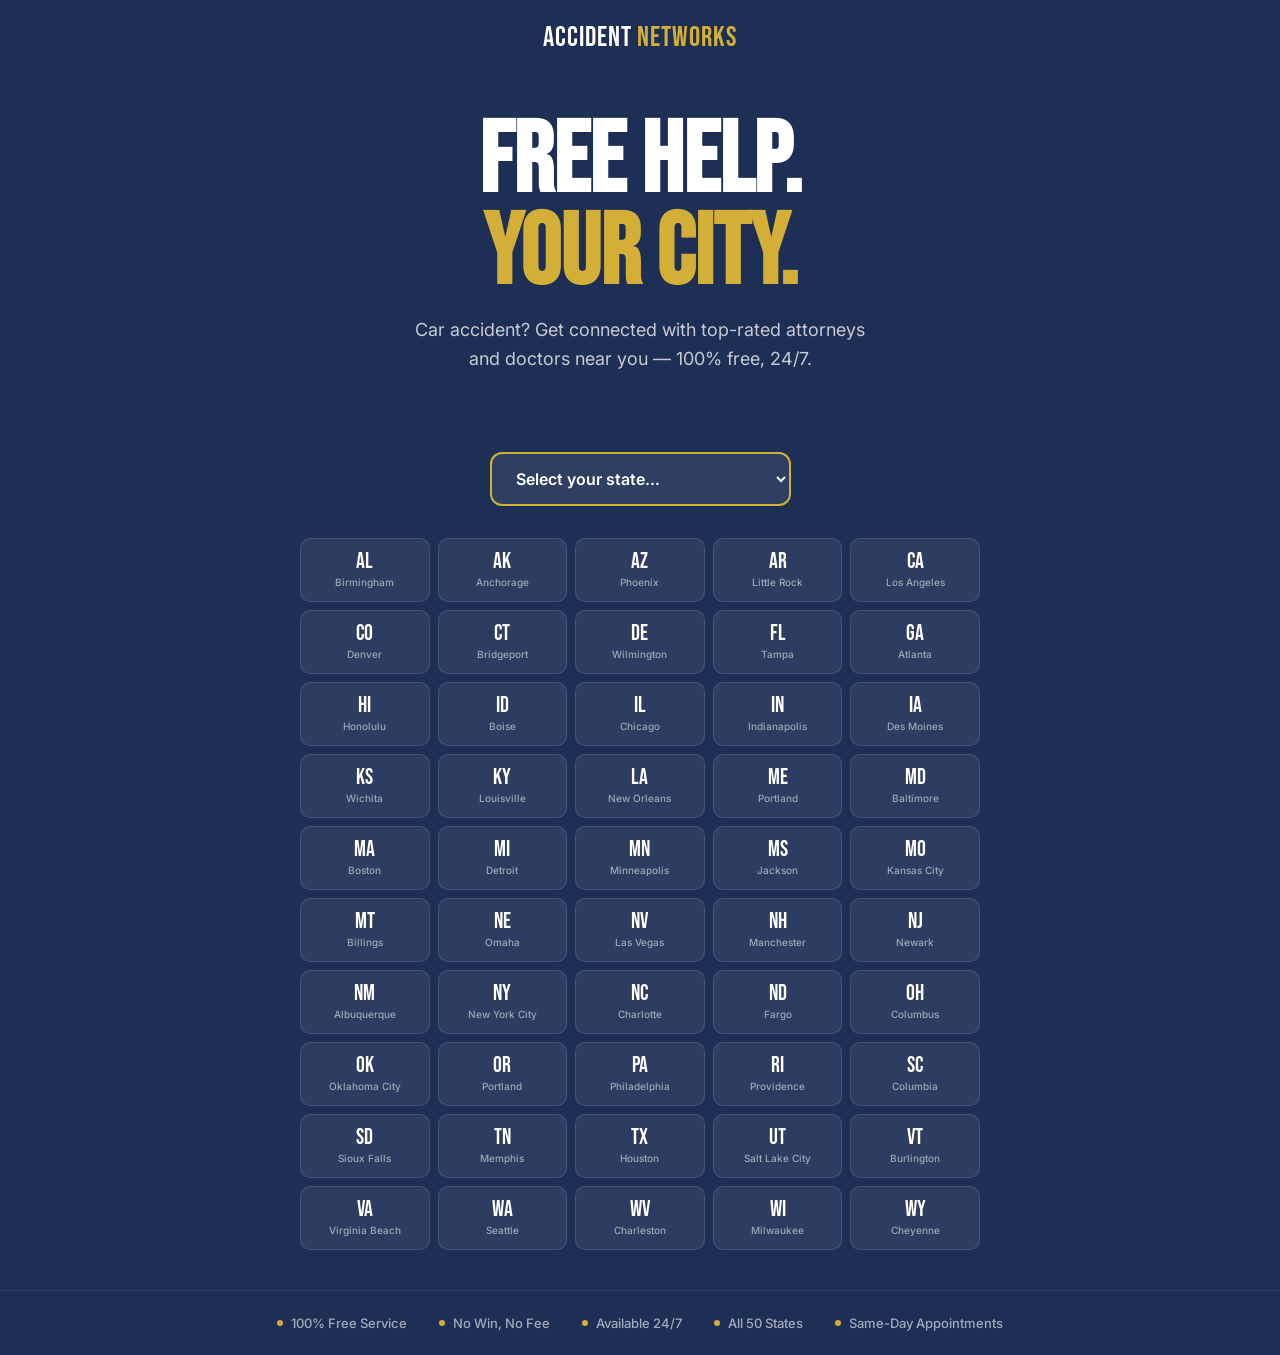
<file: hub.html>
<!DOCTYPE html>
<html lang="en">
<head>
  <meta charset="UTF-8">
  <meta name="viewport" content="width=device-width, initial-scale=1.0">
  <title>Accident Networks — Free Car Accident Helpline | All 50 States</title>
  <meta name="description" content="Free 24/7 car accident helpline available nationwide. Connect with top-rated attorneys and doctors in your city. No fees, no obligation, available in all 50 states.">
  <link rel="canonical" href="https://accidentnetworks.com/">
  <link rel="preconnect" href="https://fonts.googleapis.com">
  <link rel="preconnect" href="https://fonts.gstatic.com" crossorigin>
  <link href="https://fonts.googleapis.com/css2?family=Bebas+Neue&family=Inter:wght@400;500;600;700&display=swap" rel="stylesheet">

  <script type="application/ld+json">
  {
    "@context": "https://schema.org",
    "@type": "LegalService",
    "name": "Accident Networks",
    "url": "https://accidentnetworks.com",
    "description": "Free 24/7 car accident helpline available in all 50 states. Connect accident victims with top-rated attorneys and chiropractors at zero cost.",
    "priceRange": "Free",
    "serviceType": "Car Accident Referral Service",
    "openingHours": "Mo-Su 00:00-23:59",
    "areaServed": { "@type": "Country", "name": "United States" }
  }
  </script>

  <style>
    *, *::before, *::after { box-sizing: border-box; margin: 0; padding: 0; }
    :root {
      --navy: #1D2F55;
      --gold: #D4AF37;
      --gold-light: #e8c84a;
      --white: #ffffff;
      --gray-100: #f1f5f9;
      --gray-200: #e2e8f0;
      --gray-500: #64748b;
      --gray-800: #1e293b;
      --font-display: 'Bebas Neue', sans-serif;
      --font-body: 'Inter', sans-serif;
    }
    body {
      font-family: var(--font-body);
      background: var(--navy);
      color: var(--white);
      min-height: 100vh;
      display: flex;
      flex-direction: column;
    }

    /* ── Header ── */
    .hub-header {
      padding: 24px 32px;
      display: flex;
      align-items: center;
      justify-content: center;
    }
    .hub-logo {
      font-family: var(--font-display);
      font-size: 28px;
      letter-spacing: 1px;
      color: var(--white);
      line-height: 1;
    }
    .hub-logo span { color: var(--gold); }

    /* ── Hero detection area ── */
    .hub-hero {
      flex: 1;
      display: flex;
      flex-direction: column;
      align-items: center;
      justify-content: center;
      padding: 40px 24px;
      text-align: center;
    }
    .hub-headline {
      font-family: var(--font-display);
      font-size: clamp(52px, 8vw, 100px);
      line-height: 0.92;
      margin-bottom: 16px;
    }
    .hub-headline span { color: var(--gold); }
    .hub-sub {
      font-size: 18px;
      color: rgba(255,255,255,0.75);
      max-width: 480px;
      line-height: 1.6;
      margin-bottom: 40px;
    }

    /* ── Geo detection status ── */
    .geo-status-wrap {
      display: flex;
      flex-direction: column;
      align-items: center;
      gap: 16px;
      min-height: 80px;
    }
    .geo-spinner {
      width: 40px;
      height: 40px;
      border: 3px solid rgba(212,175,55,0.25);
      border-top-color: var(--gold);
      border-radius: 50%;
      animation: spin 0.8s linear infinite;
    }
    @keyframes spin { to { transform: rotate(360deg); } }
    #geo-status {
      font-size: 15px;
      color: rgba(255,255,255,0.7);
      font-weight: 500;
      min-height: 22px;
    }

    /* ── Fallback picker (shown only if geo fails) ── */
    #geo-picker {
      display: none;
      padding: 14px 20px;
      border-radius: 12px;
      border: 2px solid var(--gold);
      background: rgba(255,255,255,0.08);
      color: var(--white);
      font-size: 16px;
      font-family: var(--font-body);
      font-weight: 600;
      cursor: pointer;
      outline: none;
      min-width: 260px;
      backdrop-filter: blur(8px);
    }
    #geo-picker option { background: var(--navy); color: var(--white); }
    #geo-picker:focus { border-color: var(--gold-light); }

    /* ── State grid (shown if picker shown) ── */
    #state-grid {
      display: none;
      grid-template-columns: repeat(5, 1fr);
      gap: 8px;
      max-width: 680px;
      width: 100%;
      margin-top: 32px;
    }
    .state-btn {
      display: flex;
      flex-direction: column;
      align-items: center;
      justify-content: center;
      background: rgba(255,255,255,0.07);
      border: 1px solid rgba(255,255,255,0.12);
      border-radius: 10px;
      padding: 12px 8px;
      cursor: pointer;
      transition: all 0.2s;
      text-decoration: none;
      gap: 3px;
    }
    .state-btn:hover {
      background: rgba(212,175,55,0.15);
      border-color: var(--gold);
      transform: translateY(-2px);
    }
    .state-btn .code {
      font-family: var(--font-display);
      font-size: 22px;
      color: var(--white);
      line-height: 1;
    }
    .state-btn .name {
      font-size: 10px;
      color: rgba(255,255,255,0.55);
      font-weight: 500;
      text-align: center;
      line-height: 1.3;
    }

    /* ── Trust strip ── */
    .hub-trust {
      display: flex;
      align-items: center;
      justify-content: center;
      gap: 32px;
      padding: 24px 32px;
      border-top: 1px solid rgba(255,255,255,0.08);
      flex-wrap: wrap;
    }
    .trust-item {
      display: flex;
      align-items: center;
      gap: 8px;
      font-size: 13px;
      color: rgba(255,255,255,0.6);
      font-weight: 500;
    }
    .trust-dot {
      width: 6px;
      height: 6px;
      border-radius: 50%;
      background: var(--gold);
      flex-shrink: 0;
    }

    @media (max-width: 600px) {
      #state-grid { grid-template-columns: repeat(3, 1fr); }
      .hub-trust { gap: 16px; }
    }
  </style>
</head>
<body>

  <header class="hub-header">
    <div class="hub-logo">ACCIDENT <span>NETWORKS</span></div>
  </header>

  <main class="hub-hero">
    <h1 class="hub-headline">
      FREE HELP.<br>
      <span>YOUR CITY.</span>
    </h1>
    <p class="hub-sub">
      Car accident? Get connected with top-rated attorneys and doctors near you — 100% free, 24/7.
    </p>

    <div class="geo-status-wrap">
      <div class="geo-spinner" id="geo-spinner"></div>
      <div id="geo-status">Finding your location…</div>

      <!-- Shown only if auto-detection fails -->
      <select id="geo-picker" aria-label="Select your state">
        <option value="">Select your state…</option>
        <option value="birmingham">Alabama — Birmingham</option>
        <option value="anchorage">Alaska — Anchorage</option>
        <option value="phoenix">Arizona — Phoenix</option>
        <option value="little-rock">Arkansas — Little Rock</option>
        <option value="los-angeles">California — Los Angeles</option>
        <option value="denver">Colorado — Denver</option>
        <option value="bridgeport">Connecticut — Bridgeport</option>
        <option value="wilmington">Delaware — Wilmington</option>
        <option value="tampa">Florida — Tampa</option>
        <option value="atlanta">Georgia — Atlanta</option>
        <option value="honolulu">Hawaii — Honolulu</option>
        <option value="boise">Idaho — Boise</option>
        <option value="chicago">Illinois — Chicago</option>
        <option value="indianapolis">Indiana — Indianapolis</option>
        <option value="des-moines">Iowa — Des Moines</option>
        <option value="wichita">Kansas — Wichita</option>
        <option value="louisville">Kentucky — Louisville</option>
        <option value="new-orleans">Louisiana — New Orleans</option>
        <option value="portland-me">Maine — Portland</option>
        <option value="baltimore">Maryland — Baltimore</option>
        <option value="boston">Massachusetts — Boston</option>
        <option value="detroit">Michigan — Detroit</option>
        <option value="minneapolis">Minnesota — Minneapolis</option>
        <option value="jackson">Mississippi — Jackson</option>
        <option value="kansas-city">Missouri — Kansas City</option>
        <option value="billings">Montana — Billings</option>
        <option value="omaha">Nebraska — Omaha</option>
        <option value="las-vegas">Nevada — Las Vegas</option>
        <option value="manchester">New Hampshire — Manchester</option>
        <option value="newark">New Jersey — Newark</option>
        <option value="albuquerque">New Mexico — Albuquerque</option>
        <option value="new-york">New York — New York City</option>
        <option value="charlotte">North Carolina — Charlotte</option>
        <option value="fargo">North Dakota — Fargo</option>
        <option value="columbus">Ohio — Columbus</option>
        <option value="oklahoma-city">Oklahoma — Oklahoma City</option>
        <option value="portland-or">Oregon — Portland</option>
        <option value="philadelphia">Pennsylvania — Philadelphia</option>
        <option value="providence">Rhode Island — Providence</option>
        <option value="columbia">South Carolina — Columbia</option>
        <option value="sioux-falls">South Dakota — Sioux Falls</option>
        <option value="memphis">Tennessee — Memphis</option>
        <option value="houston">Texas — Houston</option>
        <option value="salt-lake-city">Utah — Salt Lake City</option>
        <option value="burlington">Vermont — Burlington</option>
        <option value="virginia-beach">Virginia — Virginia Beach</option>
        <option value="seattle">Washington — Seattle</option>
        <option value="charleston">West Virginia — Charleston</option>
        <option value="milwaukee">Wisconsin — Milwaukee</option>
        <option value="cheyenne">Wyoming — Cheyenne</option>
      </select>
    </div>

    <!-- State grid — visible only after geo fails -->
    <div id="state-grid" role="navigation" aria-label="Select your state">
      <a class="state-btn" href="#" data-city="birmingham"><span class="code">AL</span><span class="name">Birmingham</span></a>
      <a class="state-btn" href="#" data-city="anchorage"><span class="code">AK</span><span class="name">Anchorage</span></a>
      <a class="state-btn" href="#" data-city="phoenix"><span class="code">AZ</span><span class="name">Phoenix</span></a>
      <a class="state-btn" href="#" data-city="little-rock"><span class="code">AR</span><span class="name">Little Rock</span></a>
      <a class="state-btn" href="#" data-city="los-angeles"><span class="code">CA</span><span class="name">Los Angeles</span></a>
      <a class="state-btn" href="#" data-city="denver"><span class="code">CO</span><span class="name">Denver</span></a>
      <a class="state-btn" href="#" data-city="bridgeport"><span class="code">CT</span><span class="name">Bridgeport</span></a>
      <a class="state-btn" href="#" data-city="wilmington"><span class="code">DE</span><span class="name">Wilmington</span></a>
      <a class="state-btn" href="#" data-city="tampa"><span class="code">FL</span><span class="name">Tampa</span></a>
      <a class="state-btn" href="#" data-city="atlanta"><span class="code">GA</span><span class="name">Atlanta</span></a>
      <a class="state-btn" href="#" data-city="honolulu"><span class="code">HI</span><span class="name">Honolulu</span></a>
      <a class="state-btn" href="#" data-city="boise"><span class="code">ID</span><span class="name">Boise</span></a>
      <a class="state-btn" href="#" data-city="chicago"><span class="code">IL</span><span class="name">Chicago</span></a>
      <a class="state-btn" href="#" data-city="indianapolis"><span class="code">IN</span><span class="name">Indianapolis</span></a>
      <a class="state-btn" href="#" data-city="des-moines"><span class="code">IA</span><span class="name">Des Moines</span></a>
      <a class="state-btn" href="#" data-city="wichita"><span class="code">KS</span><span class="name">Wichita</span></a>
      <a class="state-btn" href="#" data-city="louisville"><span class="code">KY</span><span class="name">Louisville</span></a>
      <a class="state-btn" href="#" data-city="new-orleans"><span class="code">LA</span><span class="name">New Orleans</span></a>
      <a class="state-btn" href="#" data-city="portland-me"><span class="code">ME</span><span class="name">Portland</span></a>
      <a class="state-btn" href="#" data-city="baltimore"><span class="code">MD</span><span class="name">Baltimore</span></a>
      <a class="state-btn" href="#" data-city="boston"><span class="code">MA</span><span class="name">Boston</span></a>
      <a class="state-btn" href="#" data-city="detroit"><span class="code">MI</span><span class="name">Detroit</span></a>
      <a class="state-btn" href="#" data-city="minneapolis"><span class="code">MN</span><span class="name">Minneapolis</span></a>
      <a class="state-btn" href="#" data-city="jackson"><span class="code">MS</span><span class="name">Jackson</span></a>
      <a class="state-btn" href="#" data-city="kansas-city"><span class="code">MO</span><span class="name">Kansas City</span></a>
      <a class="state-btn" href="#" data-city="billings"><span class="code">MT</span><span class="name">Billings</span></a>
      <a class="state-btn" href="#" data-city="omaha"><span class="code">NE</span><span class="name">Omaha</span></a>
      <a class="state-btn" href="#" data-city="las-vegas"><span class="code">NV</span><span class="name">Las Vegas</span></a>
      <a class="state-btn" href="#" data-city="manchester"><span class="code">NH</span><span class="name">Manchester</span></a>
      <a class="state-btn" href="#" data-city="newark"><span class="code">NJ</span><span class="name">Newark</span></a>
      <a class="state-btn" href="#" data-city="albuquerque"><span class="code">NM</span><span class="name">Albuquerque</span></a>
      <a class="state-btn" href="#" data-city="new-york"><span class="code">NY</span><span class="name">New York City</span></a>
      <a class="state-btn" href="#" data-city="charlotte"><span class="code">NC</span><span class="name">Charlotte</span></a>
      <a class="state-btn" href="#" data-city="fargo"><span class="code">ND</span><span class="name">Fargo</span></a>
      <a class="state-btn" href="#" data-city="columbus"><span class="code">OH</span><span class="name">Columbus</span></a>
      <a class="state-btn" href="#" data-city="oklahoma-city"><span class="code">OK</span><span class="name">Oklahoma City</span></a>
      <a class="state-btn" href="#" data-city="portland-or"><span class="code">OR</span><span class="name">Portland</span></a>
      <a class="state-btn" href="#" data-city="philadelphia"><span class="code">PA</span><span class="name">Philadelphia</span></a>
      <a class="state-btn" href="#" data-city="providence"><span class="code">RI</span><span class="name">Providence</span></a>
      <a class="state-btn" href="#" data-city="columbia"><span class="code">SC</span><span class="name">Columbia</span></a>
      <a class="state-btn" href="#" data-city="sioux-falls"><span class="code">SD</span><span class="name">Sioux Falls</span></a>
      <a class="state-btn" href="#" data-city="memphis"><span class="code">TN</span><span class="name">Memphis</span></a>
      <a class="state-btn" href="#" data-city="houston"><span class="code">TX</span><span class="name">Houston</span></a>
      <a class="state-btn" href="#" data-city="salt-lake-city"><span class="code">UT</span><span class="name">Salt Lake City</span></a>
      <a class="state-btn" href="#" data-city="burlington"><span class="code">VT</span><span class="name">Burlington</span></a>
      <a class="state-btn" href="#" data-city="virginia-beach"><span class="code">VA</span><span class="name">Virginia Beach</span></a>
      <a class="state-btn" href="#" data-city="seattle"><span class="code">WA</span><span class="name">Seattle</span></a>
      <a class="state-btn" href="#" data-city="charleston"><span class="code">WV</span><span class="name">Charleston</span></a>
      <a class="state-btn" href="#" data-city="milwaukee"><span class="code">WI</span><span class="name">Milwaukee</span></a>
      <a class="state-btn" href="#" data-city="cheyenne"><span class="code">WY</span><span class="name">Cheyenne</span></a>
    </div>
  </main>

  <footer class="hub-trust">
    <div class="trust-item"><div class="trust-dot"></div> 100% Free Service</div>
    <div class="trust-item"><div class="trust-dot"></div> No Win, No Fee</div>
    <div class="trust-item"><div class="trust-dot"></div> Available 24/7</div>
    <div class="trust-item"><div class="trust-dot"></div> All 50 States</div>
    <div class="trust-item"><div class="trust-dot"></div> Same-Day Appointments</div>
  </footer>

  <script>
    // Wire state grid buttons
    document.querySelectorAll('.state-btn[data-city]').forEach(function(btn) {
      btn.addEventListener('click', function(e) {
        e.preventDefault();
        var id = btn.getAttribute('data-city');
        if (id) {
          try { sessionStorage.setItem('an_city', id); } catch(ex) {}
          var host = window.location.hostname;
          if (host === 'localhost' || host === '127.0.0.1' || window.location.protocol === 'file:') {
            window.location.href = 'index.html?city=' + id;
          } else {
            window.location.href = 'https://' + id + '.accidentnetworks.com';
          }
        }
      });
    });

    // Hide spinner once picker shows
    var observer = new MutationObserver(function() {
      var picker = document.getElementById('geo-picker');
      if (picker && picker.style.display !== 'none') {
        var spinner = document.getElementById('geo-spinner');
        if (spinner) spinner.style.display = 'none';
      }
    });
    observer.observe(document.body, { subtree: true, attributes: true, attributeFilter: ['style'] });
  </script>

  <!-- geo.js fires immediately, redirects before user sees this page if location found -->
  <script src="geo.js"></script>

</body>
</html>
</file>
